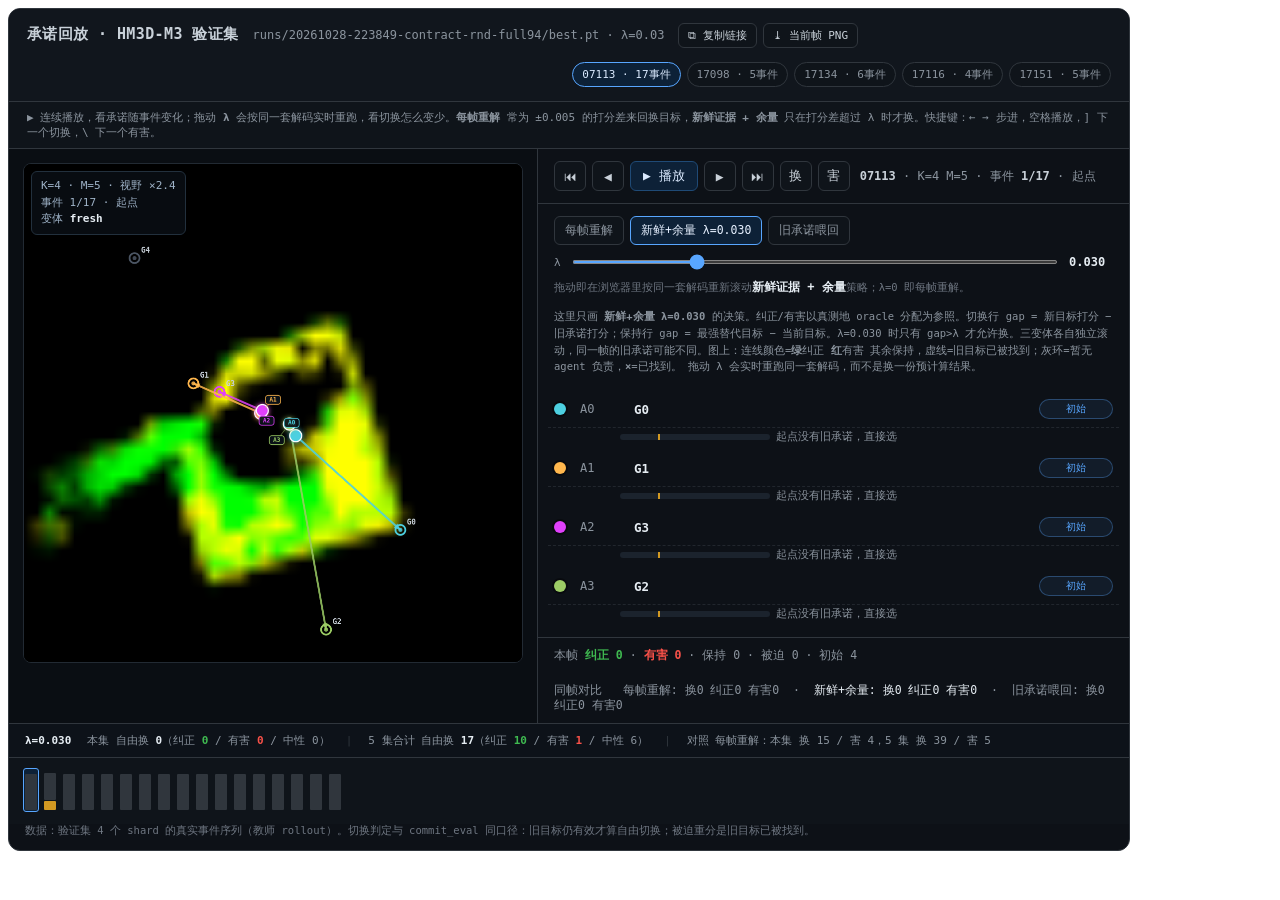
<file: docs/index.html>
<!doctype html>
<html lang="zh">
<head>
<meta charset="utf-8">
<meta http-equiv="refresh" content="0; url=./commit_replay.html">
<title>m3-assign · 承诺回放</title>
<style>
body{margin:0;height:100vh;display:grid;place-items:center;background:#0d1117;color:#c9d1d9;
font-family:ui-monospace,SFMono-Regular,Menlo,Consolas,monospace;font-size:13px}
a{color:#58a6ff}
</style>
</head>
<body>
<div>正在打开 <a href="./commit_replay.html">承诺回放</a> …</div>
</body>
</html>
</file>
